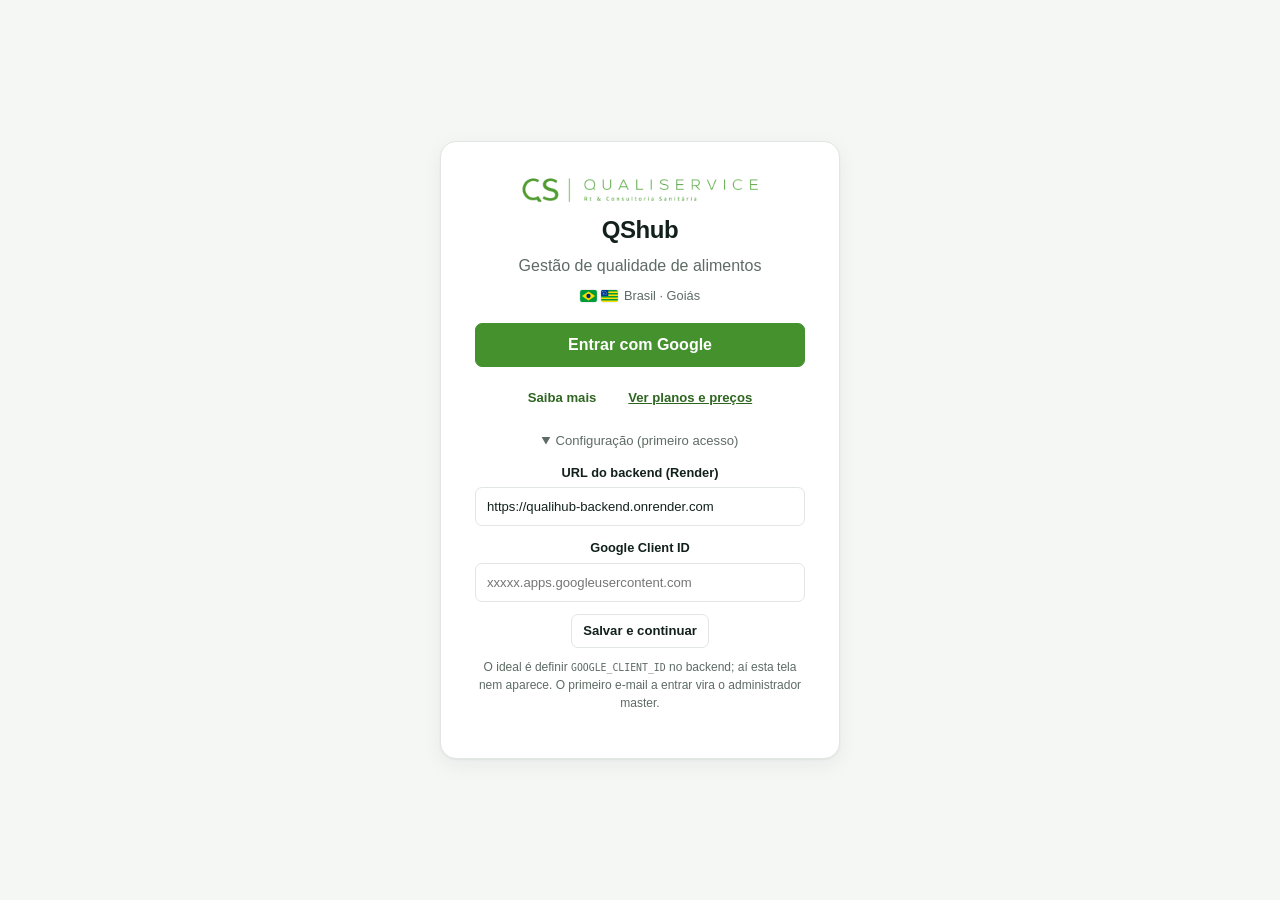
<file: index.html>
<!DOCTYPE html>
<html lang="pt-BR">
<head>
  <meta charset="UTF-8">
  <meta name="viewport" content="width=device-width, initial-scale=1">
  <title>QShub — Entrar</title>
  <link rel="stylesheet" href="styles.css">
  <style>
    /* Área invisível no canto superior esquerdo: 2 toques revelam a
       configuração (primeiro acesso). Fica fora do caminho de todo mundo. */
    #hotspot { position: fixed; top: 0; left: 0; width: 56px; height: 56px; z-index: 30; cursor: default; }
    #cfg { display: none; }
    #cfg.show { display: block; }
    .saiba { margin-top: 10px; }
  </style>
</head>
<body>
  <div id="hotspot" title=""></div>

  <div class="login-wrap">
    <div class="login-card">
      <img src="logo.png" alt="Qualiservice" class="loginlogo">
      <h1 style="margin-top:8px">QShub</h1>
      <p class="muted" style="margin:.35rem 0 0">Gestão de qualidade de alimentos</p>
      <p class="brand-tagline" style="margin:.5rem 0 0"><span class="flags"><svg viewBox="0 0 28 20" width="17" height="12"><rect width="28" height="20" fill="#009C3B"/><polygon points="14,2.5 25,10 14,17.5 3,10" fill="#FEDF00"/><circle cx="14" cy="10" r="3.6" fill="#002776"/></svg><svg viewBox="0 0 28 20" width="17" height="12"><rect width="28" height="20" fill="#FEDF00"/><g fill="#009B3A"><rect width="28" height="2.5"/><rect y="5" width="28" height="2.5"/><rect y="10" width="28" height="2.5"/><rect y="15" width="28" height="2.5"/></g><rect width="12" height="10" fill="#003A9B"/><g fill="#fff"><circle cx="3" cy="3" r=".8"/><circle cx="6.5" cy="2.4" r=".7"/><circle cx="9" cy="4.8" r=".7"/><circle cx="4.6" cy="6.4" r=".9"/><circle cx="8.2" cy="7.4" r=".6"/></g></svg></span> Brasil · Goiás</p>

      <button class="btn primary g-btn" id="btnGoogle">Entrar com Google</button>
      <p class="muted" id="msg" style="font-size:.82rem;margin-top:14px"></p>

      <div class="saiba" style="display:flex;gap:8px;justify-content:center;flex-wrap:wrap">
        <button class="btn ghost sm" id="btnSaiba">Saiba mais</button>
        <a class="btn ghost sm" href="planos.html">Ver planos e preços</a>
      </div>

      <!-- Escondido por padrao. Revelado por 2 toques no canto sup. esquerdo,
           ou automaticamente se o backend ainda nao tiver Client ID. -->
      <div id="cfg">
        <details class="login-alt" id="alt" open>
          <summary>Configuração (primeiro acesso)</summary>
          <label class="field" style="margin-top:12px">
            <span>URL do backend (Render)</span>
            <input id="apiUrl" placeholder="https://qualihub-backend.onrender.com">
          </label>
          <label class="field">
            <span>Google Client ID</span>
            <input id="clientId" placeholder="xxxxx.apps.googleusercontent.com">
          </label>
          <button class="btn sm" id="btnSalvarCfg">Salvar e continuar</button>
          <p class="muted" style="font-size:.75rem;margin-top:10px">
            O ideal é definir <code>GOOGLE_CLIENT_ID</code> no backend; aí esta tela nem aparece.
            O primeiro e-mail a entrar vira o administrador master.
          </p>
        </details>
      </div>
    </div>
  </div>

  <!-- Saiba mais — conteúdo montado por saiba-mais.js (mesma função usada
       dentro do app, ver app.html), só o botão "Entendi" fica fora. -->
  <div class="modal-bg" id="modalBg">
    <div class="modal">
      <div id="saibaConteudo"></div>
      <div class="actions"><button class="btn primary" id="btnFechaSaiba">Entendi</button></div>
    </div>
  </div>

  <script src="config.js"></script>
  <script src="api-client.js"></script>
  <script src="saiba-mais.js"></script>
  <script>
    document.getElementById('saibaConteudo').innerHTML = saibaMaisHTML();
  </script>
  <script>
    const msg = document.getElementById('msg');
    const cfg = document.getElementById('cfg');
    // Ja logado? vai direto pro app.
    if (getCurrentUser()) location.href = 'app.html';

    function revelarCfg() {
      cfg.classList.add('show');
      document.getElementById('alt').open = true;
      document.getElementById('apiUrl').value   = localStorage.getItem('quali_api_url') || (window.QUALI_API || '');
      document.getElementById('clientId').value = localStorage.getItem('quali_client_id') || '';
    }

    // Se nao houver Client ID disponivel (deploy ainda nao configurado),
    // revela sozinho pra nao travar o primeiro acesso.
    (async () => {
      const cid = await fetchClientId();
      if (!cid) revelarCfg();
    })();

    // 2 toques / duplo clique no canto superior esquerdo -> revela a config.
    document.getElementById('hotspot').addEventListener('dblclick', revelarCfg);

    // "Saiba mais"
    document.getElementById('btnSaiba').onclick   = () => document.getElementById('modalBg').classList.add('show');
    document.getElementById('btnFechaSaiba').onclick = () => document.getElementById('modalBg').classList.remove('show');
    document.getElementById('modalBg').addEventListener('click', e => {
      if (e.target === document.getElementById('modalBg')) e.currentTarget.classList.remove('show');
    });

    document.getElementById('btnGoogle').onclick = async () => {
      msg.textContent = '';
      try { await startGoogleLogin(); }
      catch (e) { msg.textContent = e.message; revelarCfg(); }
    };

    document.getElementById('btnSalvarCfg').onclick = () => {
      const url = document.getElementById('apiUrl').value.trim().replace(/\/$/, '');
      const cid = document.getElementById('clientId').value.trim();
      if (url) localStorage.setItem('quali_api_url', url);
      if (cid) localStorage.setItem('quali_client_id', cid);
      msg.textContent = 'Configuração salva. Clique em "Entrar com Google".';
    };
  </script>
</body>
</html>
</file>
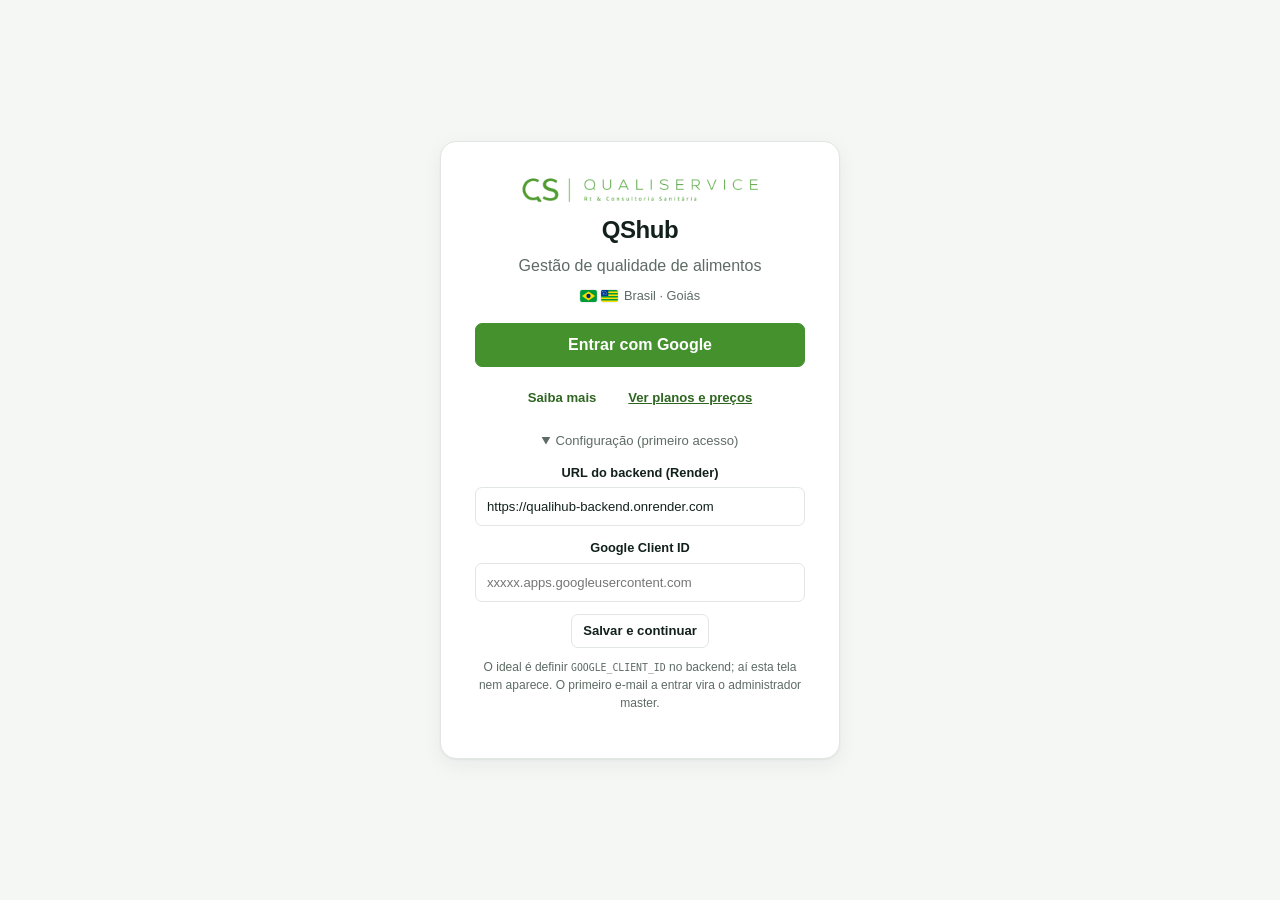
<file: app.html>
<!DOCTYPE html>
<html lang="pt-BR">
<head>
  <meta charset="UTF-8">
  <meta name="viewport" content="width=device-width, initial-scale=1">
  <title>QShub</title>
  <link rel="stylesheet" href="styles.css">
</head>
<body>
  <header class="appbar">
    <button class="btn ghost sm" id="btnHome" style="display:none">‹ Início</button>
    <div class="brand" id="brandHome" title="Ir para o início"><span class="brandname">QShub</span><span class="poweredby">powered by</span><img src="logo.png" alt="Qualiservice" class="brandlogo"></div>
    <div class="contrato-select">
      <label for="selContrato">Contrato</label>
      <select id="selContrato"></select>
    </div>
    <div class="spacer"></div>
    <button class="btn sm ghost" id="btnSaibaApp" title="Como o sistema funciona" aria-label="Saiba mais">?</button>
    <div class="who" id="who"></div>
    <button class="btn sm ghost" id="btnSair">Sair</button>
  </header>

  <main class="wrap" id="view"></main>

  <div class="modal-bg" id="modalBg"><div class="modal" id="modal"></div></div>
  <div class="toast" id="toast"></div>

  <script src="config.js"></script>
  <script src="api-client.js"></script>
  <script src="saiba-mais.js"></script>
  <script src="ui.js"></script>
  <script src="file-output.js"></script>
  <script src="dashboard.js"></script>
  <script src="ocorrencias.js"></script>
  <script src="temperature-chart.js"></script>
  <script src="pdf.js"></script>
  <script src="cadastro.js"></script>
  <script src="pac.js"></script>
  <script src="visitas.js"></script>
  <script src="empresa.js"></script>
  <script src="documentos.js"></script>
  <script src="clientes.js"></script>
  <script src="app-boot.js"></script>
</body>
</html>
</file>
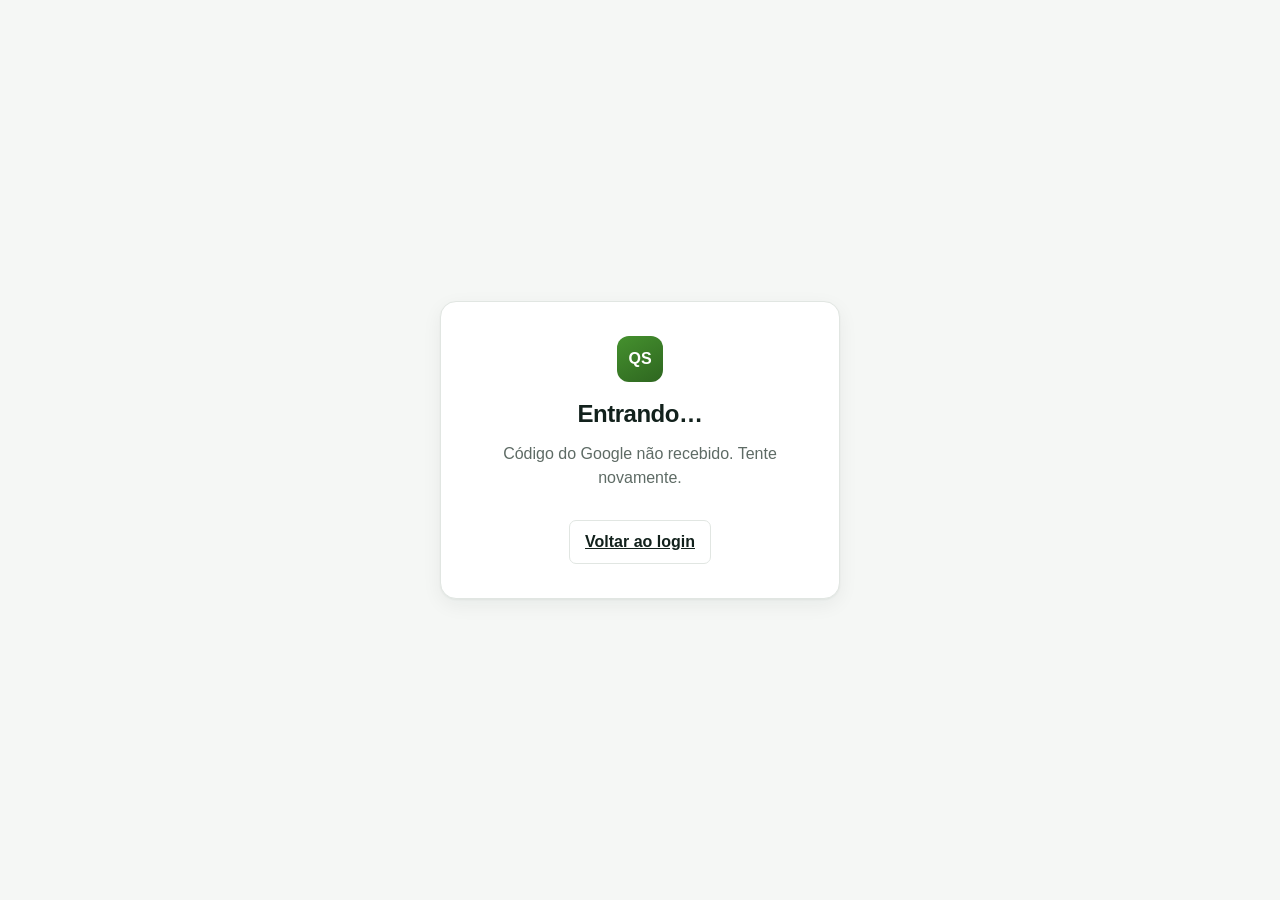
<file: auth-callback.html>
<!DOCTYPE html>
<html lang="pt-BR">
<head>
  <meta charset="UTF-8">
  <meta name="viewport" content="width=device-width, initial-scale=1">
  <title>Entrando… — QShub</title>
  <link rel="stylesheet" href="styles.css">
</head>
<body>
  <div class="login-wrap">
    <div class="login-card">
      <div class="mark">QS</div>
      <h1>Entrando…</h1>
      <p class="muted" id="msg" style="margin-top:10px">Validando seu acesso.</p>
      <a class="btn" id="voltar" href="index.html" style="display:none;margin-top:14px">Voltar ao login</a>
    </div>
  </div>

  <script src="config.js"></script>
  <script src="api-client.js"></script>
  <script>
    const msg = document.getElementById('msg');
    function fail(t) { msg.textContent = t; document.getElementById('voltar').style.display = 'inline-flex'; }

    (async () => {
      // Authorization Code + PKCE: o código vem na QUERY STRING (?code=...),
      // não mais no fragmento (#access_token=...) como no fluxo implícito antigo.
      const qs   = new URLSearchParams(location.search);
      const code = qs.get('code');
      const errG = qs.get('error');
      if (errG)  return fail('O Google recusou o login: ' + errG);
      if (!code) return fail('Código do Google não recebido. Tente novamente.');
      try {
        await loginWithGoogleCode(code);
        location.replace('app.html');
      } catch (e) {
        fail(e.message || 'Não foi possível entrar.');
      }
    })();
  </script>
</body>
</html>
</file>
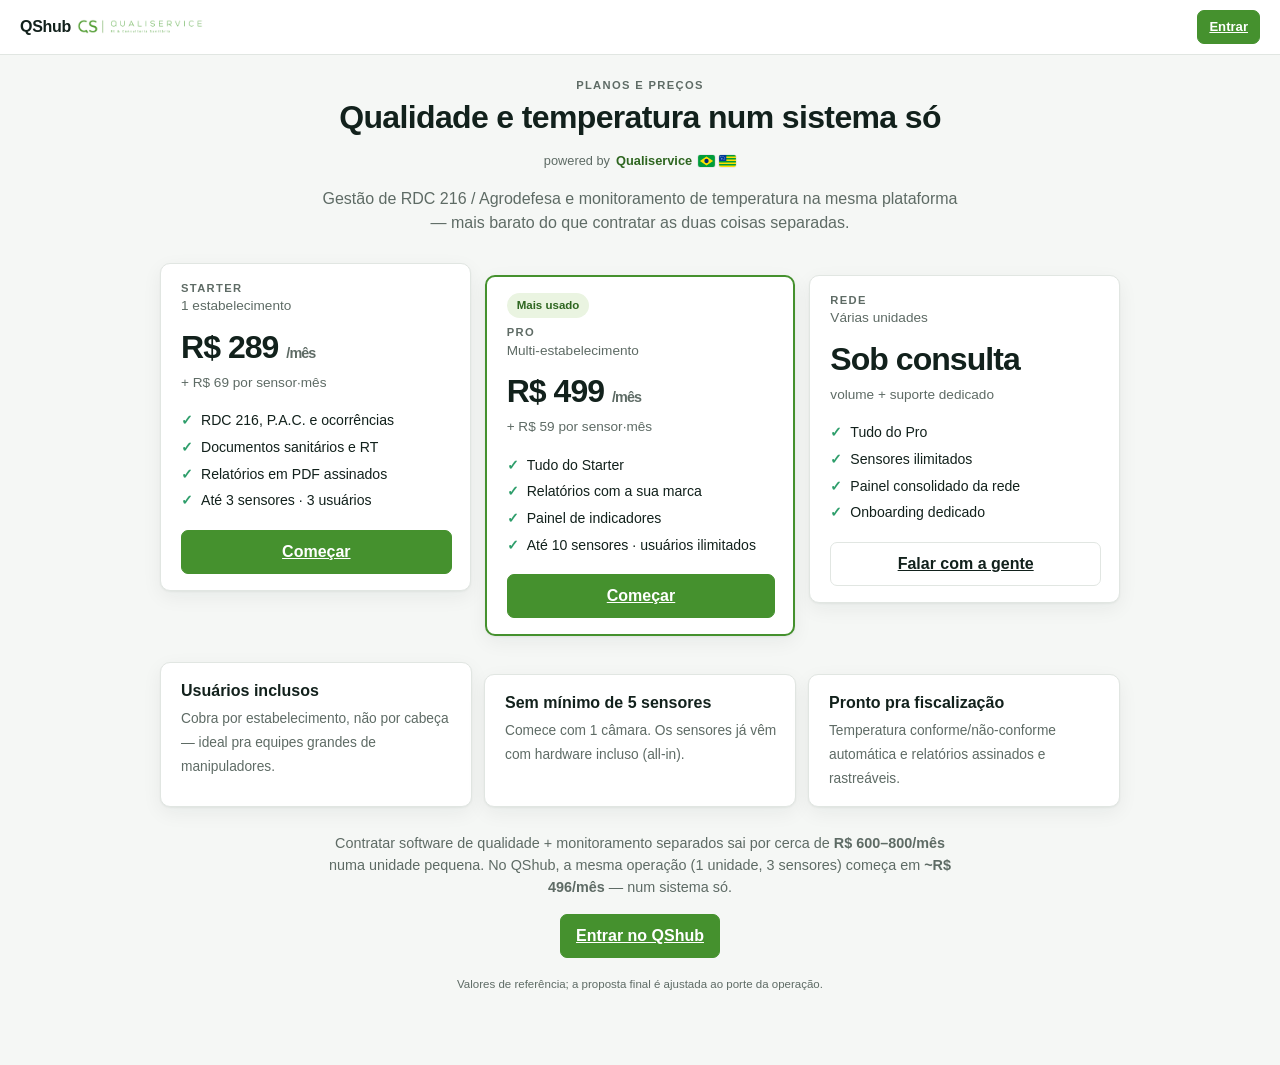
<file: planos.html>
<!DOCTYPE html>
<html lang="pt-BR">
<head>
  <meta charset="UTF-8">
  <meta name="viewport" content="width=device-width, initial-scale=1">
  <title>QShub — Planos e preços</title>
  <link rel="stylesheet" href="styles.css">
  <style>
    .hero { text-align: center; max-width: 640px; margin: 0 auto 28px; }
    .hero h1 { font-size: 2rem; margin-bottom: 10px; }
    .plans { display: grid; gap: 14px; }
    @media (min-width: 800px) { .plans { grid-template-columns: repeat(3, 1fr); align-items: start; } }
    .plan { display: flex; flex-direction: column; }
    .plan.featured { border: 2px solid var(--primary); }
    .plan .price { font-size: 2rem; font-weight: 800; letter-spacing: -.03em; margin-top: 6px; }
    .plan .price small { font-size: .9rem; font-weight: 600; color: var(--muted); }
    .plan .persensor { font-size: .85rem; color: var(--muted); margin-top: 2px; }
    .plan ul { list-style: none; padding: 0; margin: 14px 0 0; font-size: .88rem; line-height: 1.9; }
    .plan ul li::before { content: "✓"; color: var(--ok); font-weight: 800; margin-right: 8px; }
    .plan .cta { margin-top: 16px; width: 100%; justify-content: center; }
    .props { display: grid; gap: 12px; margin-top: 26px; }
    @media (min-width: 720px) { .props { grid-template-columns: repeat(3, 1fr); } }
    .prop strong { display: block; margin-bottom: 3px; }
    .compare { margin-top: 26px; text-align: center; }
  </style>
</head>
<body>
  <header class="appbar">
    <div class="brand"><span class="brandname">QShub</span><img src="logo.png" alt="Qualiservice" class="brandlogo"></div>
    <span class="spacer"></span>
    <a class="btn primary sm" href="index.html">Entrar</a>
  </header>

  <div class="wrap">
    <div class="hero">
      <div class="eyebrow">Planos e preços</div>
      <h1>Qualidade e temperatura num sistema só</h1>
      <p class="brand-tagline" style="margin:0 0 10px">powered by <strong>Qualiservice</strong><span class="flags"><svg viewBox="0 0 28 20" width="17" height="12"><rect width="28" height="20" fill="#009C3B"/><polygon points="14,2.5 25,10 14,17.5 3,10" fill="#FEDF00"/><circle cx="14" cy="10" r="3.6" fill="#002776"/></svg><svg viewBox="0 0 28 20" width="17" height="12"><rect width="28" height="20" fill="#FEDF00"/><g fill="#009B3A"><rect width="28" height="2.5"/><rect y="5" width="28" height="2.5"/><rect y="10" width="28" height="2.5"/><rect y="15" width="28" height="2.5"/></g><rect width="12" height="10" fill="#003A9B"/><g fill="#fff"><circle cx="3" cy="3" r=".8"/><circle cx="6.5" cy="2.4" r=".7"/><circle cx="9" cy="4.8" r=".7"/><circle cx="4.6" cy="6.4" r=".9"/><circle cx="8.2" cy="7.4" r=".6"/></g></svg></span></p>
      <p class="muted">Gestão de RDC 216 / Agrodefesa e monitoramento de temperatura na mesma plataforma —
        mais barato do que contratar as duas coisas separadas.</p>
    </div>

    <div class="plans">
      <div class="card plan">
        <div class="eyebrow">Starter</div>
        <div class="muted" style="font-size:.85rem">1 estabelecimento</div>
        <div class="price">R$ 289 <small>/mês</small></div>
        <div class="persensor">+ R$ 69 por sensor·mês</div>
        <ul>
          <li>RDC 216, P.A.C. e ocorrências</li>
          <li>Documentos sanitários e RT</li>
          <li>Relatórios em PDF assinados</li>
          <li>Até 3 sensores · 3 usuários</li>
        </ul>
        <a class="btn primary cta" href="index.html">Começar</a>
      </div>

      <div class="card plan featured">
        <span class="chip aberta" style="align-self:flex-start;margin-bottom:6px">Mais usado</span>
        <div class="eyebrow">Pro</div>
        <div class="muted" style="font-size:.85rem">Multi-estabelecimento</div>
        <div class="price">R$ 499 <small>/mês</small></div>
        <div class="persensor">+ R$ 59 por sensor·mês</div>
        <ul>
          <li>Tudo do Starter</li>
          <li>Relatórios com a sua marca</li>
          <li>Painel de indicadores</li>
          <li>Até 10 sensores · usuários ilimitados</li>
        </ul>
        <a class="btn primary cta" href="index.html">Começar</a>
      </div>

      <div class="card plan">
        <div class="eyebrow">Rede</div>
        <div class="muted" style="font-size:.85rem">Várias unidades</div>
        <div class="price">Sob consulta</div>
        <div class="persensor">volume + suporte dedicado</div>
        <ul>
          <li>Tudo do Pro</li>
          <li>Sensores ilimitados</li>
          <li>Painel consolidado da rede</li>
          <li>Onboarding dedicado</li>
        </ul>
        <a class="btn cta" href="index.html">Falar com a gente</a>
      </div>
    </div>

    <div class="props">
      <div class="card prop"><strong>Usuários inclusos</strong><span class="muted" style="font-size:.86rem">Cobra por estabelecimento, não por cabeça — ideal pra equipes grandes de manipuladores.</span></div>
      <div class="card prop"><strong>Sem mínimo de 5 sensores</strong><span class="muted" style="font-size:.86rem">Comece com 1 câmara. Os sensores já vêm com hardware incluso (all-in).</span></div>
      <div class="card prop"><strong>Pronto pra fiscalização</strong><span class="muted" style="font-size:.86rem">Temperatura conforme/não-conforme automática e relatórios assinados e rastreáveis.</span></div>
    </div>

    <div class="compare">
      <p class="muted" style="font-size:.9rem;max-width:640px;margin:0 auto">
        Contratar software de qualidade + monitoramento separados sai por cerca de
        <strong>R$ 600–800/mês</strong> numa unidade pequena. No QShub, a mesma operação
        (1 unidade, 3 sensores) começa em <strong>~R$ 496/mês</strong> — num sistema só.</p>
      <a class="btn primary" href="index.html" style="margin-top:16px">Entrar no QShub</a>
      <p class="muted" style="font-size:.72rem;margin-top:18px">Valores de referência; a proposta final é ajustada ao porte da operação.</p>
    </div>
  </div>
</body>
</html>
</file>
<file: styles.css>
/* ── QualiHUB — sistema de design ─────────────────────────────────
   Identidade: "prancheta sanitária". Papel frio, tinta profunda,
   verde-teal de inspeção, e cores de STATUS à vista (em dia / vencendo /
   não conformidade), porque status é o que importa neste domínio. */

:root {
  --paper:      #F5F7F5;
  --surface:    #FFFFFF;
  --surface-2:  #EFF3F0;
  --ink:        #12211C;
  --muted:      #5E6B65;
  --line:       #E1E6E2;

  --primary:    #45912E;   /* verde Qualiservice */
  --primary-ink:#2E6620;
  --primary-wash:#EAF4E1;

  /* status */
  --ok:      #2E9E6B;  --ok-wash:      #E5F3EC;
  --warn:    #C77A1A;  --warn-wash:    #F8EEDD;
  --danger:  #C4442E;  --danger-wash:  #F7E4E0;
  --neutral: #6B7A73;  --neutral-wash: #ECEFED;

  --radius: 10px;
  --radius-sm: 7px;
  --shadow: 0 1px 2px rgba(18,33,28,.05), 0 6px 20px rgba(18,33,28,.06);
  --font: -apple-system, BlinkMacSystemFont, "Segoe UI", Roboto, "Helvetica Neue", Arial, sans-serif;
  --mono: ui-monospace, "SF Mono", "JetBrains Mono", Menlo, Consolas, monospace;
}

* { box-sizing: border-box; }
html { -webkit-text-size-adjust: 100%; text-size-adjust: 100%; }
html, body { margin: 0; }
body {
  font-family: var(--font);
  background: var(--paper);
  color: var(--ink);
  line-height: 1.5;
  -webkit-font-smoothing: antialiased;
}

/* ── Tipografia ── */
h1, h2, h3 { margin: 0; letter-spacing: -0.02em; font-weight: 700; }
h1 { font-size: 1.5rem; }
h2 { font-size: 1.15rem; }
h3 { font-size: .95rem; }
.eyebrow { font-size: .7rem; text-transform: uppercase; letter-spacing: .12em; color: var(--muted); font-weight: 600; }
.muted { color: var(--muted); }
code, .mono { font-family: var(--mono); font-size: .82em; }

/* ── App shell ── */
.appbar {
  position: sticky; top: 0; z-index: 20;
  display: flex; align-items: center; gap: 16px;
  padding: 10px 20px; background: var(--surface);
  border-bottom: 1px solid var(--line);
}
.brand { display: flex; align-items: center; gap: 10px; font-weight: 800; letter-spacing: -.02em; }
.brand .mark {
  width: 28px; height: 28px; border-radius: 8px; flex: none;
  background: linear-gradient(150deg, var(--primary), var(--primary-ink));
  display: grid; place-items: center; color: #fff; font-weight: 800; font-size: .9rem;
}
.appbar .spacer { flex: 1; }
.appbar .who { display: flex; align-items: center; gap: 8px; font-size: .85rem; }
.appbar .who img { width: 26px; height: 26px; border-radius: 50%; }

/* seletor de contrato */
.contrato-select {
  display: flex; align-items: center; gap: 8px;
  background: var(--surface-2); border: 1px solid var(--line);
  border-radius: var(--radius-sm); padding: 4px 8px 4px 10px;
}
.contrato-select label { font-size: .7rem; color: var(--muted); text-transform: uppercase; letter-spacing: .08em; }
.contrato-select select { border: 0; background: transparent; font: inherit; font-weight: 600; color: var(--ink); padding: 2px; max-width: 220px; }
.contrato-select select:focus { outline: none; }

/* navegação */
.nav { display: flex; gap: 2px; padding: 0 20px; background: var(--surface); border-bottom: 1px solid var(--line); overflow-x: auto; -webkit-overflow-scrolling: touch; scrollbar-width: none; }
.nav::-webkit-scrollbar { display: none; }
.nav button {
  border: 0; background: transparent; padding: 12px 14px; font: inherit; font-weight: 600;
  color: var(--muted); cursor: pointer; border-bottom: 2px solid transparent; margin-bottom: -1px;
  white-space: nowrap; flex: none;
}
.nav button:hover { color: var(--ink); }
.nav button[aria-current="true"] { color: var(--primary-ink); border-bottom-color: var(--primary); }

.wrap { max-width: 1000px; margin: 0 auto; padding: 22px 20px 60px; }
.view-head { display: flex; align-items: flex-end; justify-content: space-between; gap: 16px; margin-bottom: 18px; }
.subtabs { display: inline-flex; background: var(--surface-2); border: 1px solid var(--line); border-radius: 999px; padding: 3px; }
.subtabs button { border: 0; background: transparent; font: inherit; font-weight: 600; color: var(--muted); padding: 6px 14px; border-radius: 999px; cursor: pointer; }
.subtabs button[aria-current="true"] { background: var(--surface); color: var(--ink); box-shadow: var(--shadow); }

/* ── Cards com "espinha de status" (elemento-assinatura) ── */
.card {
  position: relative; background: var(--surface); border: 1px solid var(--line);
  border-radius: var(--radius); padding: 16px 18px 16px 20px; box-shadow: var(--shadow);
}
.card + .card { margin-top: 12px; }
.card.spine::before {
  content: ""; position: absolute; left: 0; top: 0; bottom: 0; width: 5px;
  border-radius: var(--radius) 0 0 var(--radius); background: var(--neutral);
}
.card.spine.s-ok::before      { background: var(--ok); }
.card.spine.s-vencendo::before{ background: var(--warn); }
.card.spine.s-vencida::before,
.card.spine.s-atraso::before  { background: var(--danger); }
.card.spine.s-aberta::before  { background: var(--primary); }

.grid { display: grid; gap: 12px; }
@media (min-width: 720px) { .grid.cols-3 { grid-template-columns: repeat(3, 1fr); } .grid.cols-2 { grid-template-columns: repeat(2, 1fr); } .grid.cols-4 { grid-template-columns: repeat(4, 1fr); } }
@media (min-width: 480px) and (max-width: 719px) { .grid.cols-4 { grid-template-columns: repeat(2, 1fr); } }

/* KPI */
.kpi { background: var(--surface); border: 1px solid var(--line); border-radius: var(--radius); padding: 16px 18px; box-shadow: var(--shadow); }
.kpi .n { font-size: 2rem; font-weight: 800; letter-spacing: -.03em; line-height: 1.1; }
.kpi .n.warn { color: var(--warn); } .kpi .n.danger { color: var(--danger); } .kpi .n.ok { color: var(--ok); }
.kpi .lbl { font-size: .78rem; color: var(--muted); margin-top: 2px; }

/* escala visual de temperatura (dashboard de Temperatura) — gradiente
   azul (limite mínimo) a vermelho (limite máximo), marcador na posição
   do valor atual. */
.temp-gauge-track { position: relative; height: 10px; border-radius: 6px;
  background: linear-gradient(to right, #2E6FC4, #C77A1A 55%, #C4442E); }
.temp-gauge-marker { position: absolute; top: -3px; width: 4px; height: 16px;
  background: var(--ink); border-radius: 2px; transform: translateX(-50%);
  box-shadow: 0 0 0 2px #fff; }
.temp-gauge-marker.fora { background: var(--danger); }
.temp-gauge-labels { display: flex; justify-content: space-between; font-size: .68rem; color: var(--muted); margin-top: 3px; }

/* chips / badges */
.chip { display: inline-flex; align-items: center; gap: 6px; font-size: .72rem; font-weight: 700;
  padding: 3px 9px; border-radius: 999px; border: 1px solid transparent; }
.chip.ok      { background: var(--ok-wash); color: #1c6e49; }
.chip.vencendo{ background: var(--warn-wash); color: #915213; }
.chip.vencida, .chip.atraso { background: var(--danger-wash); color: #963020; }
.chip.aberta  { background: var(--primary-wash); color: var(--primary-ink); }
.chip.neutral { background: var(--neutral-wash); color: var(--neutral); }
.chip.sim     { background: #EAE7FA; color: #4a3ba3; }
.grav { font-size: .7rem; font-weight: 800; text-transform: uppercase; letter-spacing: .06em; }
.grav.baixa { color: var(--neutral); } .grav.média, .grav.media { color: #2f7fb5; }
.grav.alta { color: var(--warn); } .grav.crítica, .grav.critica { color: var(--danger); }

/* ── Forms ── */
label.field { display: block; margin-bottom: 12px; }
label.field > span { display: block; font-size: .8rem; font-weight: 600; margin-bottom: 5px; color: var(--ink); }
input, select, textarea {
  width: 100%; font: inherit; color: var(--ink); background: var(--surface);
  border: 1px solid var(--line); border-radius: var(--radius-sm); padding: 9px 11px;
}
input:focus, select:focus, textarea:focus { outline: none; border-color: var(--primary); box-shadow: 0 0 0 3px var(--primary-wash); }
textarea { min-height: 84px; resize: vertical; }
.row { display: flex; gap: 12px; flex-wrap: wrap; }
.row > * { flex: 1 1 180px; }

/* ── Botões ── */
.btn { display: inline-flex; align-items: center; gap: 7px; font: inherit; font-weight: 700;
  padding: 9px 15px; border-radius: var(--radius-sm); border: 1px solid var(--line);
  background: var(--surface); color: var(--ink); cursor: pointer; }
.btn:hover { background: var(--surface-2); }
.btn.primary { background: var(--primary); border-color: var(--primary); color: #fff; }
.btn.primary:hover { background: var(--primary-ink); }
.btn.ghost { background: transparent; border-color: transparent; color: var(--primary-ink); }
.btn.danger { color: var(--danger); border-color: var(--danger-wash); background: var(--danger-wash); }
.btn:disabled { opacity: .5; cursor: not-allowed; }
.btn.sm { padding: 6px 11px; font-size: .82rem; }
:focus-visible { outline: 2px solid var(--primary); outline-offset: 2px; }

/* ── Empty / toast ── */
.empty { text-align: center; color: var(--muted); padding: 40px 20px; border: 1px dashed var(--line); border-radius: var(--radius); background: var(--surface); }
.empty strong { color: var(--ink); display: block; margin-bottom: 4px; }
.toast { position: fixed; left: 50%; bottom: 24px; transform: translateX(-50%); z-index: 50;
  background: var(--ink); color: #fff; padding: 11px 18px; border-radius: 999px; font-weight: 600;
  box-shadow: var(--shadow); opacity: 0; transition: opacity .2s, transform .2s; pointer-events: none; }
.toast.show { opacity: 1; transform: translateX(-50%) translateY(-4px); }
.toast.err { background: var(--danger); }

/* ── Modal ── */
.modal-bg { position: fixed; inset: 0; background: rgba(18,33,28,.4); display: none; place-items: center; z-index: 40; padding: 16px; }
.modal-bg.show { display: grid; }
.modal { background: var(--surface); border-radius: var(--radius); box-shadow: var(--shadow); width: 100%; max-width: 520px; max-height: 90vh; overflow: auto; padding: 22px; }
.modal:focus { outline: none; }
.modal h2 { margin-bottom: 4px; }
.modal .actions { display: flex; justify-content: flex-end; gap: 10px; margin-top: 18px; }
/* Trava de scroll do body com o modal aberto (ver ui.js openModal/closeModal) */
body.modal-open { overflow: hidden; }

/* fotos */
.fotos { display: flex; gap: 8px; flex-wrap: wrap; margin-top: 8px; }
.fotos img { width: 128px; height: 128px; object-fit: cover; border-radius: var(--radius-sm); border: 1px solid var(--line); }

/* login */
.login-wrap { min-height: 100vh; display: grid; place-items: center; padding: 20px; }
.login-card { background: var(--surface); border: 1px solid var(--line); border-radius: 16px; box-shadow: var(--shadow); padding: 34px; width: 100%; max-width: 400px; text-align: center; }
.login-card .mark { width: 46px; height: 46px; border-radius: 12px; margin: 0 auto 14px; background: linear-gradient(150deg, var(--primary), var(--primary-ink)); display: grid; place-items: center; color: #fff; font-weight: 800; }
.g-btn { width: 100%; justify-content: center; margin-top: 18px; }
.brand-tagline { font-size: .8rem; color: var(--muted); display: flex; align-items: center; justify-content: center; gap: 6px; flex-wrap: wrap; }
.brand-tagline strong { color: var(--primary-ink); font-weight: 700; }
.brand-tagline .flags { display: inline-flex; gap: 4px; }
.brand-tagline .flags svg { border-radius: 2px; box-shadow: 0 0 0 .5px rgba(0,0,0,.12); vertical-align: -1px; }
.login-alt { margin-top: 16px; font-size: .82rem; }
.login-alt summary { cursor: pointer; color: var(--muted); }
.login-alt .row { margin-top: 10px; }

@media (prefers-reduced-motion: reduce) { * { transition: none !important; } }
@media (max-width: 640px) {
  /* Appbar em 2 linhas: marca + usuário + Sair; contrato em linha própria */
  .appbar { flex-wrap: wrap; gap: 8px 10px; padding: 8px 14px; }
  .appbar .spacer { flex: 1; }
  .brand { font-size: .98rem; }
  .contrato-select { order: 10; flex: 1 1 100%; }
  .contrato-select select { max-width: none; width: 100%; flex: 1; }
  .appbar .who span { max-width: 42vw; overflow: hidden; text-overflow: ellipsis; white-space: nowrap; }

  .nav { padding: 0 12px; }
  .wrap { padding: 16px 14px 48px; }
  .view-head { flex-direction: column; align-items: stretch; }
  .subtabs { flex-wrap: wrap; }

  /* Alvos de toque maiores e sem zoom do iOS ao focar campo (font-size >= 16px) */
  input, select, textarea { font-size: 16px; }
  .btn { min-height: 42px; }
  .btn.sm { min-height: 38px; }

  /* Campos lado a lado passam a empilhar */
  .row > * { flex-basis: 100%; }

  /* Modal vira folha quase cheia (bottom-sheet-like) em vez de caixa
     centralizada pequena — mais espaço útil pra formulários em telas
     estreitas. env(safe-area-inset-*) evita conteúdo colado no notch/home
     indicator do iOS sem adicionar respiro em aparelhos sem notch (o
     env() resolve pra 0 nesse caso). */
  .modal-bg { padding: 0; align-items: flex-end; }
  .modal {
    max-width: none; width: 100%; max-height: calc(100vh - 24px); max-height: calc(100dvh - 24px);
    border-radius: var(--radius) var(--radius) 0 0;
    padding: 18px calc(18px + env(safe-area-inset-right)) calc(18px + env(safe-area-inset-bottom)) calc(18px + env(safe-area-inset-left));
  }
  .modal .actions { flex-direction: column-reverse; gap: 8px; }
  .modal .actions .btn { width: 100%; }
}
/* Appbar sticky não deve ficar sob o notch/status bar do iOS em landscape */
.appbar { padding-left: calc(20px + env(safe-area-inset-left)); padding-right: calc(20px + env(safe-area-inset-right)); }
@media (max-width: 640px) {
  .appbar { padding-left: calc(14px + env(safe-area-inset-left)); padding-right: calc(14px + env(safe-area-inset-right)); }
}
@media (max-width: 380px) {
  .kpi .n { font-size: 1.7rem; }
  .fotos img { width: 104px; height: 104px; }
}

/* Assinatura "powered by Qualiservice" na appbar */
.brand .poweredby { font-size: .68rem; font-weight: 500; color: var(--muted); letter-spacing: 0; }
@media (max-width: 640px) { .brand .poweredby { display: none; } }

/* ── Hub (tela inicial) ─────────────────────────────────────────── */
.hubhead { background: var(--primary-ink); color: #fff; border-radius: 12px; padding: 16px 18px; margin-bottom: 20px; }
.hubhead .oi { font-size: 13px; color: #EAF4E1; }
.hubhead .nome { font-size: 20px; font-weight: 800; letter-spacing: -.01em; }
.hubrole { display: inline-block; margin-top: 6px; font-size: 12px; padding: 3px 10px; border-radius: 999px; background: rgba(255,255,255,.18); }
.hubgrid { display: grid; grid-template-columns: repeat(auto-fit, minmax(230px, 1fr)); gap: 12px; }
.hubcard { background: var(--surface); border: 1px solid var(--line); border-radius: 12px; padding: 14px 16px; display: flex; flex-direction: column; gap: 10px; cursor: pointer; transition: border-color .15s, transform .05s; }
.hubcard:hover { border-color: var(--primary); }
.hubcard:active { transform: scale(.995); }
.hubcard.soon { opacity: .7; cursor: default; }
.hubcard.soon:hover { border-color: var(--line); }
.hubtop { display: flex; align-items: center; gap: 10px; }
.hubico { width: 34px; height: 34px; border-radius: 9px; background: var(--primary-wash); color: var(--primary-ink); display: flex; align-items: center; justify-content: center; flex: none; }
.hubname { font-weight: 700; }
.hubdesc { font-size: 13px; color: var(--muted); }
.hubcard .chip { align-self: flex-start; }
.recrow { display: flex; align-items: center; gap: 10px; padding: 11px 14px; }
.reci { color: var(--muted); display: flex; }
.reci svg { width: 18px; height: 18px; }
.recl { font-size: 14px; }
.rect { margin-left: auto; font-size: 12px; color: var(--muted); white-space: nowrap; }

/* ── Marca (logo Qualiservice) ──────────────────────────────────── */
.brandname { font-weight: 800; letter-spacing: -.02em; }
.brandlogo { height: 18px; width: auto; margin-left: 9px; vertical-align: middle; }
.loginlogo { width: min(240px, 74%); height: auto; display: block; margin: 0 auto 4px; }
@media (max-width: 640px) { .brandlogo { height: 15px; margin-left: 6px; } }

/* Lockup da marca: QShub powered by [logo] */
.brand { display: flex; align-items: center; gap: 6px; }
.brand .poweredby { font-size: .6rem; color: var(--muted); font-weight: 500; line-height: 1.05; }
.brand .brandlogo { margin-left: 0; height: 15px; }
@media (max-width: 640px) { .brand .poweredby { display: none; } }

/* Acordeão da atividade recente */
.hubacc { display: flex; align-items: center; justify-content: space-between; width: 100%; background: none; border: 0; padding: 6px 0; margin: 24px 0 8px; cursor: pointer; color: var(--muted); font: inherit; }
.accchev { color: var(--muted); font-size: .8rem; }

/* ── "Saiba mais" (Etapa 4) — diagrama em HTML/CSS puro ──────────── */
.saiba-diagrama { display: flex; align-items: stretch; gap: 10px; flex-wrap: wrap; margin-top: 10px; }
.saiba-passo { flex: 1 1 150px; background: var(--surface-2); border: 1px solid var(--line); border-radius: var(--radius-sm); padding: 10px 12px; }
.saiba-passo-t { font-weight: 700; font-size: .86rem; color: var(--primary-ink); }
.saiba-passo-d { font-size: .78rem; color: var(--muted); margin-top: 4px; line-height: 1.4; }
.saiba-seta { display: flex; align-items: center; justify-content: center; color: var(--primary); font-weight: 800; font-size: 1.1rem; flex: 0 0 auto; }
.saiba-papeis { display: grid; grid-template-columns: repeat(auto-fit, minmax(200px, 1fr)); gap: 8px; margin-top: 10px; }
.saiba-papel { font-size: .82rem; background: var(--surface); border: 1px solid var(--line); border-radius: var(--radius-sm); padding: 8px 10px; }
.saiba-papel .chip { margin-right: 6px; }
.saiba-modulos { display: grid; grid-template-columns: repeat(auto-fit, minmax(220px, 1fr)); gap: 10px; margin-top: 10px; }
.saiba-mod { background: var(--surface-2); border: 1px solid var(--line); border-radius: var(--radius-sm); padding: 10px 12px; }
.saiba-mod-t { font-weight: 700; font-size: .84rem; color: var(--primary-ink); margin-bottom: 4px; }
.saiba-mod-fluxo { font-size: .78rem; color: var(--muted); line-height: 1.6; }
@media (max-width: 640px) {
  .saiba-diagrama { flex-direction: column; }
  .saiba-seta { transform: rotate(90deg); padding: 2px 0; }
}

/* Aviso de troca de contrato (Etapa 2) — faixa temporária no topo, some
   sozinha ou no X; não bloqueia navegação. */
.contrato-aviso {
  position: fixed; top: 0; left: 0; right: 0; z-index: 55;
  display: flex; align-items: center; justify-content: center; gap: 12px;
  padding: calc(10px + env(safe-area-inset-top)) 16px 10px;
  background: var(--primary-ink); color: #fff; font-size: .85rem;
  box-shadow: var(--shadow);
}
.contrato-aviso button {
  flex: none; border: 0; background: rgba(255,255,255,.16); color: #fff;
  width: 22px; height: 22px; border-radius: 50%; font-size: 15px; line-height: 20px;
  cursor: pointer; padding: 0;
}
.contrato-aviso button:hover { background: rgba(255,255,255,.28); }
@keyframes contratoDestaque { 0%, 100% { box-shadow: 0 0 0 0 rgba(69,145,46,0); } 30% { box-shadow: 0 0 0 4px rgba(69,145,46,.35); } }
.contrato-select.destaque { animation: contratoDestaque 1.1s ease-out; border-color: var(--primary); }

/* Card do contrato selecionado (hub) */
.ctxcard { display: flex; align-items: center; gap: 12px; margin-bottom: 16px; }
.ctxfoto { width: 56px; height: 56px; border-radius: 10px; object-fit: cover; flex: none; }
.ctxph { display: flex; align-items: center; justify-content: center; background: var(--primary-wash); color: var(--primary-ink); }
.ctxnum { font-weight: 800; font-size: 1.05rem; letter-spacing: -.01em; }

/* Miniatura de foto com botão de excluir (edição de ocorrência) */
.fotowrap { position: relative; display: inline-block; }
.fotorm { position: absolute; top: 3px; right: 3px; width: 22px; height: 22px; border-radius: 50%; border: 0; background: rgba(0,0,0,.62); color: #fff; font-size: 15px; line-height: 20px; text-align: center; cursor: pointer; padding: 0; }
.fotorm:hover { background: var(--danger); }
</file>
